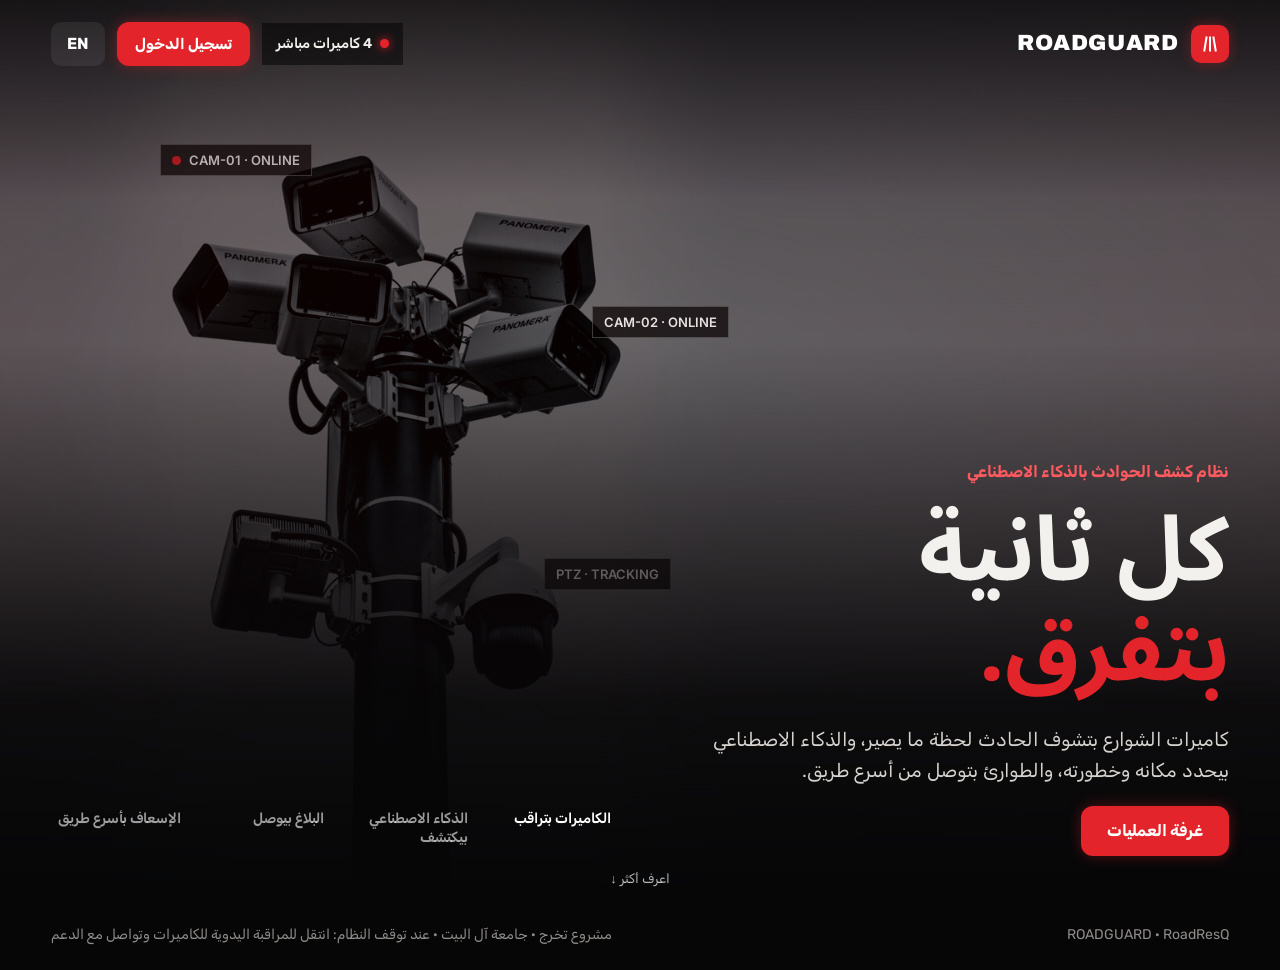
<file: roadresQ-team-main/roadresQ-team-main/index.html>
<!DOCTYPE html>
<html lang="ar" dir="rtl">
<head>
<meta charset="utf-8">
<meta name="viewport" content="width=device-width, initial-scale=1">
<title>ROADGUARD</title>

<link rel="preconnect" href="https://fonts.googleapis.com">
<link rel="stylesheet" href="vendor/leaflet/leaflet.css">

<link href="https://fonts.googleapis.com/css2?family=Archivo:wght@500;700;800;900&family=Inter:wght@400;500;600;700&family=Noto+Sans+Arabic:wght@500;700;800&family=Rubik:wght@400;500;600;700&display=swap" rel="stylesheet">

<link rel="stylesheet" href="css/style.css">
</head>

<body>

<!-- START SCREEN -->
<section id="start">

  <div class="hs">

    <div class="stage" id="stage">

      <div class="slide on" data-s="0">
        <img src="assets/img/s1.jpg" alt="" class="kb">
        <div class="ov">
          <div class="tag" style="left:20%;top:16%">
            <span class="dot blink"></span>CAM-01 · ONLINE
          </div>
          <div class="tag" style="left:47%;top:34%">CAM-02 · ONLINE</div>
          <div class="tag" style="left:44%;top:62%">PTZ · TRACKING</div>
        </div>
      </div>

      <div class="slide" data-s="1">
        <img src="assets/img/s2.jpg" alt="" class="kb">
        <div class="ov" id="tracks"></div>
      </div>

      <div class="slide" data-s="2">
        <img src="assets/img/s3.jpg" alt="" class="kb">
        <div class="ov">
          <div class="rbox below" style="left:36.5%;top:3%;width:62.5%;height:52%">
            <b data-t="ovCrash"></b>
          </div>
        </div>
      </div>

      <div class="slide" data-s="3">
        <img src="assets/img/s4.jpg" alt="" class="kb">
        <div class="ov">
          <div class="wbox" style="left:26.5%;top:46%;width:14%;height:26%">
            <b data-t="ovEta"></b>
          </div>
        </div>
      </div>

    </div>

    <div class="grade"></div>

    <!-- TOP BAR -->
    <div class="topbar">

      <a class="logo" href="#start">
        <i>
          <svg width="20" height="20" viewBox="0 0 24 24" fill="none"
            stroke="#fff" stroke-width="2.4" aria-hidden="true">
            <path d="M12 3v18M5 21l3-18M19 21l-3-18"/>
          </svg>
        </i>
        ROADGUARD
      </a>

      <div class="row" style="align-items:center;flex-wrap:nowrap">
        <span class="live">
          <span class="dot blink"></span>
          <span data-t="liveNow"></span>
        </span>

        <button class="btn small" type="button"
          data-login="staff" data-t="login"></button>

        <button class="lang" type="button" data-lang
          aria-label="Switch language">EN</button>
      </div>

    </div>

    <!-- HERO -->
    <div class="hero">

      <div class="hero-in">

        <div class="kicker">
          <span data-t="kicker"></span>
        </div>

        <h1>
          <span class="ln"><span data-t="h1a"></span></span>
          <span class="ln"><span class="red" data-t="h1b"></span></span>
        </h1>

        <p data-t="heroText"></p>

        <div class="row">
          <button class="btn" type="button"
            data-login="staff" data-t="enter"></button>
        </div>

      </div>

      <ol class="story" id="story">
        <li>
          <button type="button" data-go-s="0">
            <i><u></u></i>
            <span data-t="sy1"></span>
          </button>
        </li>

        <li>
          <button type="button" data-go-s="1">
            <i><u></u></i>
            <span data-t="sy2"></span>
          </button>
        </li>

        <li>
          <button type="button" data-go-s="2">
            <i><u></u></i>
            <span data-t="sy3"></span>
          </button>
        </li>

        <li>
          <button type="button" data-go-s="3">
            <i><u></u></i>
            <span data-t="sy4"></span>
          </button>
        </li>
      </ol>

    </div>

    <a class="scrollhint" href="#how" data-t="more"></a>

  </div>

  <footer>
    <span>ROADGUARD · RoadResQ</span>
    <span data-t="foot"></span>
  </footer>

</section>


<!-- STAFF LOGIN -->
<div class="modal hidden" id="login"
  role="dialog" aria-modal="true" aria-labelledby="loginT">

  <form class="mbox" id="loginForm">

    <div style="display:flex;justify-content:space-between;align-items:center;gap:12px">
      <h2 id="loginT" style="font-size:28px" data-t="login"></h2>

      <button type="button" class="x" id="closeLogin"
        aria-label="close">✕</button>
    </div>

    <div id="fStaff">

      <label>
        <span data-t="empId"></span>
        <input name="emp" required autocomplete="off" inputmode="numeric">
      </label>

      <label>
        <span data-t="pass"></span>
        <input name="pw" type="password" required autocomplete="off">
      </label>

    </div>

    <button class="btn" type="submit"
      style="width:100%" data-t="signIn"></button>

    <p class="note" data-t="loginDemo"></p>

  </form>

</div>


<!-- OPERATIONS APP -->
<div id="app" class="hidden">

  <header class="app">

    <a class="logo" href="#start">
      <i>
        <svg width="20" height="20" viewBox="0 0 24 24" fill="none"
          stroke="#fff" stroke-width="2.4" aria-hidden="true">
          <path d="M12 3v18M5 21l3-18M19 21l-3-18"/>
        </svg>
      </i>
      ROADGUARD
    </a>

    <nav class="tabs" aria-label="sections">
      <button type="button" data-tab="live" data-t="tLive"></button>
      <button type="button" data-tab="map" data-t="tMap"></button>
      <button type="button" data-tab="incidents" data-t="tInc"></button>
      <button type="button" data-tab="upload" data-t="tUp"></button>
    </nav>

    <div class="row" style="align-items:center;flex-wrap:nowrap">
      <span class="note" id="roleBadge"></span>

      <button class="lang" type="button"
        id="logout" data-t="logout"></button>

      <button class="lang" type="button"
        data-lang aria-label="Switch language">EN</button>
    </div>

  </header>


  <main>

    <!-- LIVE MONITORING -->
    <section id="v-live">

      <div class="title">
        <h2 data-t="liveTitle"></h2>
        <span class="note" data-t="demo"></span>
      </div>

      <div class="cams" id="cams"></div>

      <div class="grid2">

        <div class="panel">

          <div class="feed">

            <video id="feedVid"
              src="assets/video/cam01.mp4"
              autoplay muted loop playsinline preload="auto">
            </video>

            <div class="box">
              <b>CRASH · p=0.87</b>
            </div>

            <div class="hud" style="top:12px;right:12px">
              <span class="dot blink"></span>
              LIVE · CAM-01
            </div>

            <div class="hud" style="bottom:12px;left:12px" id="clock">
              --:--:--
            </div>

            <div class="hud" style="top:12px;left:12px">
              AI · <span data-t="aiOn"></span>
            </div>

          </div>

        </div>


        <div class="panel pad">

          <div style="display:flex;justify-content:space-between;align-items:flex-start;gap:12px">

            <div>
              <h3 style="font-size:26px" data-t="incType"></h3>
              <div class="note" style="margin-top:6px" data-t="incWhere"></div>
            </div>

            <span class="chip sev2" id="sevBadge" data-t="sev2"></span>

          </div>

          <div class="kv">

            <div>
              <span data-t="kTime"></span>
              <strong class="t">14:32:07</strong>
            </div>

            <div>
              <span data-t="kCam"></span>
              <strong>CAM-01</strong>
            </div>

            <div>
              <span data-t="kCars"></span>
              <strong id="carsVal">2</strong>
            </div>

            <div>
              <span data-t="kSpeed"></span>
              <strong data-t="speedVal"></strong>
            </div>

          </div>

          <strong data-t="unitsTitle"></strong>

          <div class="units" id="units"></div>

          <p class="note" id="quickAdvice" style="margin:10px 0 14px"></p>

          <button class="btn ghost" type="button"
            style="width:100%"
            data-go="map" data-t="showRoute"></button>

        </div>

      </div>

    </section>


    <!-- JORDAN MAP -->
    <section id="v-map" class="hidden">

      <div class="title">
        <h2 data-t="mapTitle"></h2>
        <span class="note" data-t="mapNote"></span>
      </div>

      <div class="grid2">

        <div class="mapwrap">
          <div id="map" role="region" aria-label="Jordan map"></div>
        </div>

        <div class="panel pad">

          <strong data-t="fromTitle"></strong>

          <div class="stations" id="stations"></div>

          <strong data-t="routesTitle"></strong>

          <div id="routes" style="margin-top:10px"></div>

          <button class="btn" type="button"
            id="goBtn" style="width:100%" data-t="startNav"></button>

          <div class="legend">

            <span>
              <svg width="28" height="8" aria-hidden="true">
                <line x1="0" y1="4" x2="28" y2="4"
                  stroke="#2FBF71" stroke-width="5"/>
              </svg>
              <span data-t="tr0"></span>
            </span>

            <span>
              <svg width="28" height="8" aria-hidden="true">
                <line x1="0" y1="4" x2="28" y2="4"
                  stroke="#F07A1A" stroke-width="5"
                  stroke-dasharray="7 4"/>
              </svg>
              <span data-t="tr1"></span>
            </span>

            <span>
              <svg width="28" height="8" aria-hidden="true">
                <line x1="0" y1="4" x2="28" y2="4"
                  stroke="#E3242B" stroke-width="5"
                  stroke-dasharray="3 3"/>
              </svg>
              <span data-t="tr2"></span>
            </span>

          </div>

        </div>

      </div>

    </section>


    <!-- INCIDENT RECORDS -->
    <section id="v-incidents" class="hidden">

      <div class="title">
        <h2 data-t="incTitle"></h2>
        <span class="note" data-t="demo"></span>
      </div>

      <div class="grid2">

        <div class="panel" style="overflow-x:auto">

          <table>
            <thead>
              <tr>
                <th data-t="thTime"></th>
                <th data-t="thPlace"></th>
                <th data-t="thType"></th>
                <th data-t="thSev"></th>
                <th class="hide-sm" data-t="thStatus"></th>
              </tr>
            </thead>

            <tbody id="incRows"></tbody>
          </table>

        </div>

        <div class="panel pad" id="incDetail"></div>

      </div>

    </section>


    <!-- VIDEO ANALYSIS -->
    <section id="v-upload" class="hidden">

      <div class="title">
        <h2 data-t="upTitle"></h2>
        <span class="note" data-t="demo"></span>
      </div>

      <div class="panel pad">

        <label class="drop" for="file">

          <svg width="44" height="44" viewBox="0 0 24 24"
            fill="none" stroke="#fff" stroke-width="1.6"
            aria-hidden="true">
            <path d="M12 16V4M6 10l6-6 6 6M4 20h16"/>
          </svg>

          <strong style="font-size:20px" data-t="upPick"></strong>

          <span class="note" data-t="upHint"></span>

          <span class="btn" data-t="upBtn"></span>

        </label>

        <input id="file" type="file"
          accept="video/*" class="hidden">

        <div id="upState" style="margin-top:20px"></div>

      </div>

    </section>

  </main>


  <footer>
    <span>ROADGUARD · RoadResQ</span>
    <span data-t="foot"></span>
  </footer>

</div>


<div id="toast" class="hidden" role="status"></div>

<script src="js/jordan-data.js"></script>
<script src="vendor/leaflet/leaflet.js"></script>
<script src="js/app.js"></script>

</body>
</html>
</file>
<file: roadresQ-team-main/roadresQ-team-main/vendor/leaflet/leaflet.css>
/* required styles */

.leaflet-pane,
.leaflet-tile,
.leaflet-marker-icon,
.leaflet-marker-shadow,
.leaflet-tile-container,
.leaflet-pane > svg,
.leaflet-pane > canvas,
.leaflet-zoom-box,
.leaflet-image-layer,
.leaflet-layer {
	position: absolute;
	left: 0;
	top: 0;
	}
.leaflet-container {
	overflow: hidden;
	}
.leaflet-tile,
.leaflet-marker-icon,
.leaflet-marker-shadow {
	-webkit-user-select: none;
	   -moz-user-select: none;
	        user-select: none;
	  -webkit-user-drag: none;
	}
/* Prevents IE11 from highlighting tiles in blue */
.leaflet-tile::selection {
	background: transparent;
}
/* Safari renders non-retina tile on retina better with this, but Chrome is worse */
.leaflet-safari .leaflet-tile {
	image-rendering: -webkit-optimize-contrast;
	}
/* hack that prevents hw layers "stretching" when loading new tiles */
.leaflet-safari .leaflet-tile-container {
	width: 1600px;
	height: 1600px;
	-webkit-transform-origin: 0 0;
	}
.leaflet-marker-icon,
.leaflet-marker-shadow {
	display: block;
	}
/* .leaflet-container svg: reset svg max-width decleration shipped in Joomla! (joomla.org) 3.x */
/* .leaflet-container img: map is broken in FF if you have max-width: 100% on tiles */
.leaflet-container .leaflet-overlay-pane svg {
	max-width: none !important;
	max-height: none !important;
	}
.leaflet-container .leaflet-marker-pane img,
.leaflet-container .leaflet-shadow-pane img,
.leaflet-container .leaflet-tile-pane img,
.leaflet-container img.leaflet-image-layer,
.leaflet-container .leaflet-tile {
	max-width: none !important;
	max-height: none !important;
	width: auto;
	padding: 0;
	}

.leaflet-container img.leaflet-tile {
	/* See: https://bugs.chromium.org/p/chromium/issues/detail?id=600120 */
	mix-blend-mode: plus-lighter;
}

.leaflet-container.leaflet-touch-zoom {
	-ms-touch-action: pan-x pan-y;
	touch-action: pan-x pan-y;
	}
.leaflet-container.leaflet-touch-drag {
	-ms-touch-action: pinch-zoom;
	/* Fallback for FF which doesn't support pinch-zoom */
	touch-action: none;
	touch-action: pinch-zoom;
}
.leaflet-container.leaflet-touch-drag.leaflet-touch-zoom {
	-ms-touch-action: none;
	touch-action: none;
}
.leaflet-container {
	-webkit-tap-highlight-color: transparent;
}
.leaflet-container a {
	-webkit-tap-highlight-color: rgba(51, 181, 229, 0.4);
}
.leaflet-tile {
	filter: inherit;
	visibility: hidden;
	}
.leaflet-tile-loaded {
	visibility: inherit;
	}
.leaflet-zoom-box {
	width: 0;
	height: 0;
	-moz-box-sizing: border-box;
	     box-sizing: border-box;
	z-index: 800;
	}
/* workaround for https://bugzilla.mozilla.org/show_bug.cgi?id=888319 */
.leaflet-overlay-pane svg {
	-moz-user-select: none;
	}

.leaflet-pane         { z-index: 400; }

.leaflet-tile-pane    { z-index: 200; }
.leaflet-overlay-pane { z-index: 400; }
.leaflet-shadow-pane  { z-index: 500; }
.leaflet-marker-pane  { z-index: 600; }
.leaflet-tooltip-pane   { z-index: 650; }
.leaflet-popup-pane   { z-index: 700; }

.leaflet-map-pane canvas { z-index: 100; }
.leaflet-map-pane svg    { z-index: 200; }

.leaflet-vml-shape {
	width: 1px;
	height: 1px;
	}
.lvml {
	behavior: url(#default#VML);
	display: inline-block;
	position: absolute;
	}


/* control positioning */

.leaflet-control {
	position: relative;
	z-index: 800;
	pointer-events: visiblePainted; /* IE 9-10 doesn't have auto */
	pointer-events: auto;
	}
.leaflet-top,
.leaflet-bottom {
	position: absolute;
	z-index: 1000;
	pointer-events: none;
	}
.leaflet-top {
	top: 0;
	}
.leaflet-right {
	right: 0;
	}
.leaflet-bottom {
	bottom: 0;
	}
.leaflet-left {
	left: 0;
	}
.leaflet-control {
	float: left;
	clear: both;
	}
.leaflet-right .leaflet-control {
	float: right;
	}
.leaflet-top .leaflet-control {
	margin-top: 10px;
	}
.leaflet-bottom .leaflet-control {
	margin-bottom: 10px;
	}
.leaflet-left .leaflet-control {
	margin-left: 10px;
	}
.leaflet-right .leaflet-control {
	margin-right: 10px;
	}


/* zoom and fade animations */

.leaflet-fade-anim .leaflet-popup {
	opacity: 0;
	-webkit-transition: opacity 0.2s linear;
	   -moz-transition: opacity 0.2s linear;
	        transition: opacity 0.2s linear;
	}
.leaflet-fade-anim .leaflet-map-pane .leaflet-popup {
	opacity: 1;
	}
.leaflet-zoom-animated {
	-webkit-transform-origin: 0 0;
	    -ms-transform-origin: 0 0;
	        transform-origin: 0 0;
	}
svg.leaflet-zoom-animated {
	will-change: transform;
}

.leaflet-zoom-anim .leaflet-zoom-animated {
	-webkit-transition: -webkit-transform 0.25s cubic-bezier(0,0,0.25,1);
	   -moz-transition:    -moz-transform 0.25s cubic-bezier(0,0,0.25,1);
	        transition:         transform 0.25s cubic-bezier(0,0,0.25,1);
	}
.leaflet-zoom-anim .leaflet-tile,
.leaflet-pan-anim .leaflet-tile {
	-webkit-transition: none;
	   -moz-transition: none;
	        transition: none;
	}

.leaflet-zoom-anim .leaflet-zoom-hide {
	visibility: hidden;
	}


/* cursors */

.leaflet-interactive {
	cursor: pointer;
	}
.leaflet-grab {
	cursor: -webkit-grab;
	cursor:    -moz-grab;
	cursor:         grab;
	}
.leaflet-crosshair,
.leaflet-crosshair .leaflet-interactive {
	cursor: crosshair;
	}
.leaflet-popup-pane,
.leaflet-control {
	cursor: auto;
	}
.leaflet-dragging .leaflet-grab,
.leaflet-dragging .leaflet-grab .leaflet-interactive,
.leaflet-dragging .leaflet-marker-draggable {
	cursor: move;
	cursor: -webkit-grabbing;
	cursor:    -moz-grabbing;
	cursor:         grabbing;
	}

/* marker & overlays interactivity */
.leaflet-marker-icon,
.leaflet-marker-shadow,
.leaflet-image-layer,
.leaflet-pane > svg path,
.leaflet-tile-container {
	pointer-events: none;
	}

.leaflet-marker-icon.leaflet-interactive,
.leaflet-image-layer.leaflet-interactive,
.leaflet-pane > svg path.leaflet-interactive,
svg.leaflet-image-layer.leaflet-interactive path {
	pointer-events: visiblePainted; /* IE 9-10 doesn't have auto */
	pointer-events: auto;
	}

/* visual tweaks */

.leaflet-container {
	background: #ddd;
	outline-offset: 1px;
	}
.leaflet-container a {
	color: #0078A8;
	}
.leaflet-zoom-box {
	border: 2px dotted #38f;
	background: rgba(255,255,255,0.5);
	}


/* general typography */
.leaflet-container {
	font-family: "Helvetica Neue", Arial, Helvetica, sans-serif;
	font-size: 12px;
	font-size: 0.75rem;
	line-height: 1.5;
	}


/* general toolbar styles */

.leaflet-bar {
	box-shadow: 0 1px 5px rgba(0,0,0,0.65);
	border-radius: 4px;
	}
.leaflet-bar a {
	background-color: #fff;
	border-bottom: 1px solid #ccc;
	width: 26px;
	height: 26px;
	line-height: 26px;
	display: block;
	text-align: center;
	text-decoration: none;
	color: black;
	}
.leaflet-bar a,
.leaflet-control-layers-toggle {
	background-position: 50% 50%;
	background-repeat: no-repeat;
	display: block;
	}
.leaflet-bar a:hover,
.leaflet-bar a:focus {
	background-color: #f4f4f4;
	}
.leaflet-bar a:first-child {
	border-top-left-radius: 4px;
	border-top-right-radius: 4px;
	}
.leaflet-bar a:last-child {
	border-bottom-left-radius: 4px;
	border-bottom-right-radius: 4px;
	border-bottom: none;
	}
.leaflet-bar a.leaflet-disabled {
	cursor: default;
	background-color: #f4f4f4;
	color: #bbb;
	}

.leaflet-touch .leaflet-bar a {
	width: 30px;
	height: 30px;
	line-height: 30px;
	}
.leaflet-touch .leaflet-bar a:first-child {
	border-top-left-radius: 2px;
	border-top-right-radius: 2px;
	}
.leaflet-touch .leaflet-bar a:last-child {
	border-bottom-left-radius: 2px;
	border-bottom-right-radius: 2px;
	}

/* zoom control */

.leaflet-control-zoom-in,
.leaflet-control-zoom-out {
	font: bold 18px 'Lucida Console', Monaco, monospace;
	text-indent: 1px;
	}

.leaflet-touch .leaflet-control-zoom-in, .leaflet-touch .leaflet-control-zoom-out  {
	font-size: 22px;
	}


/* layers control */

.leaflet-control-layers {
	box-shadow: 0 1px 5px rgba(0,0,0,0.4);
	background: #fff;
	border-radius: 5px;
	}
.leaflet-control-layers-toggle {
	background-image: url(images/layers.png);
	width: 36px;
	height: 36px;
	}
.leaflet-retina .leaflet-control-layers-toggle {
	background-image: url(images/layers-2x.png);
	background-size: 26px 26px;
	}
.leaflet-touch .leaflet-control-layers-toggle {
	width: 44px;
	height: 44px;
	}
.leaflet-control-layers .leaflet-control-layers-list,
.leaflet-control-layers-expanded .leaflet-control-layers-toggle {
	display: none;
	}
.leaflet-control-layers-expanded .leaflet-control-layers-list {
	display: block;
	position: relative;
	}
.leaflet-control-layers-expanded {
	padding: 6px 10px 6px 6px;
	color: #333;
	background: #fff;
	}
.leaflet-control-layers-scrollbar {
	overflow-y: scroll;
	overflow-x: hidden;
	padding-right: 5px;
	}
.leaflet-control-layers-selector {
	margin-top: 2px;
	position: relative;
	top: 1px;
	}
.leaflet-control-layers label {
	display: block;
	font-size: 13px;
	font-size: 1.08333em;
	}
.leaflet-control-layers-separator {
	height: 0;
	border-top: 1px solid #ddd;
	margin: 5px -10px 5px -6px;
	}

/* Default icon URLs */
.leaflet-default-icon-path { /* used only in path-guessing heuristic, see L.Icon.Default */
	background-image: url(images/marker-icon.png);
	}


/* attribution and scale controls */

.leaflet-container .leaflet-control-attribution {
	background: #fff;
	background: rgba(255, 255, 255, 0.8);
	margin: 0;
	}
.leaflet-control-attribution,
.leaflet-control-scale-line {
	padding: 0 5px;
	color: #333;
	line-height: 1.4;
	}
.leaflet-control-attribution a {
	text-decoration: none;
	}
.leaflet-control-attribution a:hover,
.leaflet-control-attribution a:focus {
	text-decoration: underline;
	}
.leaflet-attribution-flag {
	display: inline !important;
	vertical-align: baseline !important;
	width: 1em;
	height: 0.6669em;
	}
.leaflet-left .leaflet-control-scale {
	margin-left: 5px;
	}
.leaflet-bottom .leaflet-control-scale {
	margin-bottom: 5px;
	}
.leaflet-control-scale-line {
	border: 2px solid #777;
	border-top: none;
	line-height: 1.1;
	padding: 2px 5px 1px;
	white-space: nowrap;
	-moz-box-sizing: border-box;
	     box-sizing: border-box;
	background: rgba(255, 255, 255, 0.8);
	text-shadow: 1px 1px #fff;
	}
.leaflet-control-scale-line:not(:first-child) {
	border-top: 2px solid #777;
	border-bottom: none;
	margin-top: -2px;
	}
.leaflet-control-scale-line:not(:first-child):not(:last-child) {
	border-bottom: 2px solid #777;
	}

.leaflet-touch .leaflet-control-attribution,
.leaflet-touch .leaflet-control-layers,
.leaflet-touch .leaflet-bar {
	box-shadow: none;
	}
.leaflet-touch .leaflet-control-layers,
.leaflet-touch .leaflet-bar {
	border: 2px solid rgba(0,0,0,0.2);
	background-clip: padding-box;
	}


/* popup */

.leaflet-popup {
	position: absolute;
	text-align: center;
	margin-bottom: 20px;
	}
.leaflet-popup-content-wrapper {
	padding: 1px;
	text-align: left;
	border-radius: 12px;
	}
.leaflet-popup-content {
	margin: 13px 24px 13px 20px;
	line-height: 1.3;
	font-size: 13px;
	font-size: 1.08333em;
	min-height: 1px;
	}
.leaflet-popup-content p {
	margin: 17px 0;
	margin: 1.3em 0;
	}
.leaflet-popup-tip-container {
	width: 40px;
	height: 20px;
	position: absolute;
	left: 50%;
	margin-top: -1px;
	margin-left: -20px;
	overflow: hidden;
	pointer-events: none;
	}
.leaflet-popup-tip {
	width: 17px;
	height: 17px;
	padding: 1px;

	margin: -10px auto 0;
	pointer-events: auto;

	-webkit-transform: rotate(45deg);
	   -moz-transform: rotate(45deg);
	    -ms-transform: rotate(45deg);
	        transform: rotate(45deg);
	}
.leaflet-popup-content-wrapper,
.leaflet-popup-tip {
	background: white;
	color: #333;
	box-shadow: 0 3px 14px rgba(0,0,0,0.4);
	}
.leaflet-container a.leaflet-popup-close-button {
	position: absolute;
	top: 0;
	right: 0;
	border: none;
	text-align: center;
	width: 24px;
	height: 24px;
	font: 16px/24px Tahoma, Verdana, sans-serif;
	color: #757575;
	text-decoration: none;
	background: transparent;
	}
.leaflet-container a.leaflet-popup-close-button:hover,
.leaflet-container a.leaflet-popup-close-button:focus {
	color: #585858;
	}
.leaflet-popup-scrolled {
	overflow: auto;
	}

.leaflet-oldie .leaflet-popup-content-wrapper {
	-ms-zoom: 1;
	}
.leaflet-oldie .leaflet-popup-tip {
	width: 24px;
	margin: 0 auto;

	-ms-filter: "progid:DXImageTransform.Microsoft.Matrix(M11=0.70710678, M12=0.70710678, M21=-0.70710678, M22=0.70710678)";
	filter: progid:DXImageTransform.Microsoft.Matrix(M11=0.70710678, M12=0.70710678, M21=-0.70710678, M22=0.70710678);
	}

.leaflet-oldie .leaflet-control-zoom,
.leaflet-oldie .leaflet-control-layers,
.leaflet-oldie .leaflet-popup-content-wrapper,
.leaflet-oldie .leaflet-popup-tip {
	border: 1px solid #999;
	}


/* div icon */

.leaflet-div-icon {
	background: #fff;
	border: 1px solid #666;
	}


/* Tooltip */
/* Base styles for the element that has a tooltip */
.leaflet-tooltip {
	position: absolute;
	padding: 6px;
	background-color: #fff;
	border: 1px solid #fff;
	border-radius: 3px;
	color: #222;
	white-space: nowrap;
	-webkit-user-select: none;
	-moz-user-select: none;
	-ms-user-select: none;
	user-select: none;
	pointer-events: none;
	box-shadow: 0 1px 3px rgba(0,0,0,0.4);
	}
.leaflet-tooltip.leaflet-interactive {
	cursor: pointer;
	pointer-events: auto;
	}
.leaflet-tooltip-top:before,
.leaflet-tooltip-bottom:before,
.leaflet-tooltip-left:before,
.leaflet-tooltip-right:before {
	position: absolute;
	pointer-events: none;
	border: 6px solid transparent;
	background: transparent;
	content: "";
	}

/* Directions */

.leaflet-tooltip-bottom {
	margin-top: 6px;
}
.leaflet-tooltip-top {
	margin-top: -6px;
}
.leaflet-tooltip-bottom:before,
.leaflet-tooltip-top:before {
	left: 50%;
	margin-left: -6px;
	}
.leaflet-tooltip-top:before {
	bottom: 0;
	margin-bottom: -12px;
	border-top-color: #fff;
	}
.leaflet-tooltip-bottom:before {
	top: 0;
	margin-top: -12px;
	margin-left: -6px;
	border-bottom-color: #fff;
	}
.leaflet-tooltip-left {
	margin-left: -6px;
}
.leaflet-tooltip-right {
	margin-left: 6px;
}
.leaflet-tooltip-left:before,
.leaflet-tooltip-right:before {
	top: 50%;
	margin-top: -6px;
	}
.leaflet-tooltip-left:before {
	right: 0;
	margin-right: -12px;
	border-left-color: #fff;
	}
.leaflet-tooltip-right:before {
	left: 0;
	margin-left: -12px;
	border-right-color: #fff;
	}

/* Printing */

@media print {
	/* Prevent printers from removing background-images of controls. */
	.leaflet-control {
		-webkit-print-color-adjust: exact;
		print-color-adjust: exact;
		}
	}
</file>
<file: roadresQ-team-main/roadresQ-team-main/css/style.css>
/* VOICE: urgent, calm, official — an emergency service, not a startup.
   IDEA: the operator's wall: a night street seen by a camera, then the control room.
   PICTURE: drawn night crash scene with a CCTV camera and the AI detection box.
   COLOUR and TYPE: near-black, signal red, warm white; Noto Kufi Arabic + IBM Plex Arabic / Archivo + Inter.
   LAYOUT: full-screen start, then one app with tabs: live, map, incidents, upload. */
:root{color-scheme:dark;--bg:#0B0B0C;--panel:#141416;--panel2:#1B1B1E;--line:#2B2B30;--ink:#F3F1EE;--muted:#A8A5A1;--red:#E3242B;--red2:#FF5A5F;--orange:#F07A1A;--yellow:#F5C842;--green:#2FBF71}
html[lang=ar]{--fh:'Segoe UI','Noto Sans Arabic',Tahoma,sans-serif;--fb:'Rubik',sans-serif}
html[lang=ar] h1,html[lang=ar] h2,html[lang=ar] h3{font-weight:700;letter-spacing:0}
html[lang=en]{--fh:'Archivo',sans-serif;--fb:'Inter',sans-serif}
*{box-sizing:border-box;min-width:0}
body{margin:0;background:var(--bg);color:var(--ink);font:16px/1.6 var(--fb);overflow-x:clip}
h1,h2,h3{font-family:var(--fh);margin:0;line-height:1.1;text-wrap:balance}
button,input{font:inherit}
svg{direction:ltr}
button{cursor:pointer}
:focus-visible{outline:3px solid var(--yellow);outline-offset:2px}
.btn{display:inline-flex;align-items:center;justify-content:center;gap:10px;min-height:50px;padding:0 26px;border:0;font-weight:700;font-size:16px;text-decoration:none;color:#fff;background:var(--red)}
.btn:hover{background:#c81e24}
.btn.ghost{background:transparent;border:1.5px solid #fff}
.btn.ghost:hover{background:#ffffff14}
.btn.light{background:var(--panel2);border:1px solid var(--line)}
.chip{display:inline-flex;align-items:center;gap:8px;padding:5px 12px;font-size:13px;font-weight:700;white-space:nowrap}
.sev3{background:var(--red);color:#fff}.sev2{background:var(--orange);color:#111}.sev1{background:var(--yellow);color:#111}
.dot{width:9px;height:9px;border-radius:50%;background:var(--red);display:inline-block}
.blink{animation:blink 1s steps(2,start) infinite}
@keyframes blink{50%{opacity:.15}}
.lang{background:transparent;color:#fff;border:1.5px solid #ffffff66;min-height:44px;padding:0 16px;font-weight:700}
.lang:hover{border-color:#fff}
.hidden{display:none !important}
.row{display:flex;gap:12px;flex-wrap:wrap}

/* start */
#start{background:#060607}
.hs{position:relative;height:100vh;min-height:640px;display:flex;flex-direction:column;overflow:hidden;isolation:isolate}
.scrollhint{position:absolute;bottom:10px;left:50%;transform:translateX(-50%);color:#ffffffb3;font-size:13px;text-decoration:none;animation:bob 1.8s ease-in-out infinite}
@keyframes bob{50%{transform:translate(-50%,5px)}}
.btn.small{min-height:44px;padding:0 18px;font-size:15px}
.land .band{padding:clamp(56px,8vw,110px) max(5vw,16px)}
.land h2{font-size:clamp(32px,4.2vw,52px);font-weight:900;margin-bottom:14px}
.lead{margin:0 0 36px;font-size:19px;color:var(--muted);max-width:680px}
.g4{display:grid;grid-template-columns:repeat(4,minmax(0,1fr));gap:18px}
.g3{display:grid;grid-template-columns:repeat(3,minmax(0,1fr));gap:18px}
.g2{display:grid;grid-template-columns:repeat(2,minmax(0,1fr));gap:20px;margin-top:30px}
.step{border-top:2px solid #fff;padding-top:20px;display:flex;flex-direction:column;gap:10px}
.step svg{color:var(--red)}.step h3{font-size:22px}.step p{margin:0;color:var(--muted)}
.who{background:#fff;border:1px solid #DDD9D2;padding:32px;display:flex;flex-direction:column;gap:16px;align-items:flex-start}
.who.dark{background:#111;color:#fff;border-color:#111}
.who h3{font-size:28px}
.ticks{margin:0;padding:0;list-style:none;display:flex;flex-direction:column;gap:10px;font-size:17px}
.ticks li{display:flex;gap:10px}.ticks li::before{content:"";flex:none;width:10px;height:10px;margin-top:9px;background:var(--red)}
.why{background:var(--panel);border:1px solid var(--line);padding:24px;display:flex;flex-direction:column;gap:8px}
.why h3{font-size:20px}.why p{margin:0;color:var(--muted)}
.cta{text-align:center;background:var(--red)}.cta h2{margin-bottom:26px}.cta .btn{background:#111}.cta .btn.ghost{background:transparent}
.modal{position:fixed;inset:0;z-index:20;background:#000000b3;display:grid;place-items:center;padding:16px}
.mbox{width:min(460px,100%);background:var(--panel);border:1px solid var(--line);padding:28px;display:flex;flex-direction:column;gap:16px}
.mbox label{display:flex;flex-direction:column;gap:6px;font-weight:600;font-size:14px}
input,textarea{width:100%;min-height:48px;padding:10px 14px;background:#0B0B0C;border:1.5px solid var(--line);color:var(--ink);font-size:16px}
textarea{min-height:90px;resize:vertical}
.x{background:none;border:0;color:#fff;font-size:20px;min-width:44px;min-height:44px}
.seg{display:grid;grid-template-columns:repeat(2,minmax(0,1fr));border:1.5px solid var(--line)}
.seg button{min-height:46px;background:none;border:0;color:var(--muted);font-weight:700}
.seg button[aria-selected=true]{background:var(--red);color:#fff}
.drop.small{padding:22px 16px;margin:10px 0}
.rprev{margin-top:10px;max-height:240px;overflow:hidden;background:#000}.rprev img,.rprev video{width:100%;max-height:240px;object-fit:contain;display:block}
.loc{display:flex;gap:10px;align-items:center;margin-top:10px;padding:12px 14px;background:var(--panel2);border:1px solid var(--line)}
.track{list-style:none;margin:16px 0 0;padding:0;display:flex;flex-direction:column}
.track li{display:grid;grid-template-columns:28px minmax(0,1fr);gap:12px;padding-bottom:18px;position:relative;color:var(--muted)}
.track li::before{content:"";width:16px;height:16px;border-radius:50%;border:2px solid #555;margin-top:4px;background:var(--panel)}
.track li::after{content:"";position:absolute;inset-inline-start:7px;top:24px;bottom:0;width:2px;background:#333}
.track li:last-child::after{display:none}
.track li.ok{color:var(--ink)}.track li.ok::before{background:var(--green);border-color:var(--green)}
.track li.now::before{background:var(--red);border-color:var(--red)}
.track small{display:block;color:var(--muted)}
.aid{margin-top:8px;padding:18px;background:var(--panel2);border-inline-start:0}
.aid ul{margin:8px 0 0;padding-inline-start:20px;color:var(--muted)}
@media (max-width:900px){.g4{grid-template-columns:repeat(2,minmax(0,1fr))}.g3,.g2{grid-template-columns:minmax(0,1fr)}}
@media (max-width:520px){.g4{grid-template-columns:minmax(0,1fr)}}
.stage{position:absolute;left:50%;top:50%;width:max(100vw,177.78vh);height:max(100vh,56.25vw);min-height:640px;min-width:1138px;transform:translate(calc(-50% + var(--mx,0px)),calc(-50% + var(--my,0px)));transition:transform .6s ease-out;z-index:-2;direction:ltr}
.slide{position:absolute;inset:0;opacity:0;transition:opacity 1.2s ease;overflow:hidden}
.slide.on{opacity:1}
.slide img{width:100%;height:100%;object-fit:cover;display:block;filter:brightness(.5) contrast(1.12) saturate(.75)}
.slide[data-s="3"] img{filter:brightness(.9) contrast(1.1)}
.slide.on .kb{animation:kb 7.5s ease-out forwards}
@keyframes kb{from{transform:scale(1.12)}to{transform:scale(1.0)}}
.ov{position:absolute;inset:0}
.ov>*{opacity:0;transform:scale(1.06);transition:opacity .5s ease,transform .5s ease}
.slide.on .ov>*{opacity:1;transform:none}
.slide.on .ov>*:nth-child(2){transition-delay:.25s}.slide.on .ov>*:nth-child(3){transition-delay:.5s}
.tag{position:absolute;background:#000000b3;border:1px solid #ffffff40;color:#fff;font:600 13px 'Inter',sans-serif;padding:7px 11px;display:flex;gap:8px;align-items:center;white-space:nowrap}
.tbox{position:absolute;border:1.5px solid #ffffffcc}
.tbox b{position:absolute;bottom:100%;left:-1.5px;background:#ffffffe6;color:#111;font:700 11px 'Inter',sans-serif;padding:2px 6px;white-space:nowrap}
.rbox,.wbox{position:absolute;border:3px solid var(--red);box-shadow:0 0 0 1px #0006,0 0 40px #e3242b66}
.rbox b,.wbox b{position:absolute;bottom:calc(100% + 0px);left:-3px;background:var(--red);color:#fff;font:700 15px var(--fb);padding:7px 12px;white-space:nowrap}
.rbox.below b{top:100%;bottom:auto}
.wbox{border-color:#fff;box-shadow:0 0 30px #3d7bff88}.wbox b{background:#fff;color:#111}
.slide.on .rbox{animation:pulse 1.4s ease-in-out .8s infinite}
@keyframes pulse{50%{box-shadow:0 0 0 1px #0006,0 0 70px #e3242bcc}}
.grade{position:absolute;inset:0;z-index:-1;background:linear-gradient(to top,#060607 0%,#060607e6 22%,#06060700 62%),linear-gradient(to bottom,#060607b3,#06060700 22%),radial-gradient(120% 80% at 50% 40%,#3b06081a,#3b060866)}
.topbar{position:relative;display:flex;justify-content:space-between;align-items:center;gap:16px;padding:22px max(4vw,16px);flex-wrap:wrap}
.logo{display:flex;align-items:center;gap:12px;font-family:'Archivo',sans-serif;font-weight:900;font-size:22px;letter-spacing:.03em;color:#fff;text-decoration:none}
.logo i{width:38px;height:38px;background:var(--red);display:grid;place-items:center}
.live{white-space:nowrap;display:flex;align-items:center;gap:8px;font-weight:600;font-size:14px;background:#00000080;padding:10px 14px}
.hero{position:relative;margin-top:auto;display:flex;justify-content:space-between;align-items:flex-end;gap:40px;padding:0 max(4vw,16px) 44px;flex-wrap:wrap}
.hero-in{max-width:700px;display:flex;flex-direction:column;gap:20px}
.kicker{color:var(--red2);font-weight:700;font-size:16px}
.hero h1{font-size:clamp(50px,7vw,108px);font-weight:900;line-height:1.04}
.hero h1 .ln{display:block;overflow:hidden;padding-bottom:.08em}
.hero h1 .ln>span{display:inline-block;animation:up .9s cubic-bezier(.2,.7,.2,1) both}
.hero h1 .ln+.ln>span{animation-delay:.15s}
.red{color:var(--red)}
@keyframes up{from{transform:translateY(105%)}to{transform:none}}
.hero p{margin:0;font-size:19px;color:#D6D3CF;max-width:560px;animation:fade 1s .4s both}
.hero .row{animation:fade 1s .6s both}
@keyframes fade{from{opacity:0;transform:translateY(14px)}to{opacity:1;transform:none}}
.story{list-style:none;margin:0;padding:0;display:grid;grid-template-columns:repeat(4,minmax(0,1fr));gap:14px;width:min(560px,100%)}
.story button{width:100%;background:none;border:0;color:#ffffff99;text-align:start;padding:8px 0;display:flex;flex-direction:column;gap:10px;font-weight:600;font-size:14px;line-height:1.35;min-height:44px}
.story button:hover,.story .cur button{color:#fff}
.story i{display:block;height:3px;background:#ffffff33}
.story u{display:block;height:3px;width:0;background:var(--red);text-decoration:none}
.story .done u{width:100%;background:#fff}
.story .cur u{animation:fill 6.5s linear forwards}
@keyframes fill{to{width:100%}}
/* app */
header.app{position:sticky;top:0;z-index:5;display:flex;align-items:center;justify-content:space-between;gap:16px;padding:12px max(4vw,16px);background:#0B0B0Cf2;border-bottom:1px solid var(--line);flex-wrap:wrap}
nav.tabs{display:flex;gap:4px;flex-wrap:wrap}
nav.tabs button{background:transparent;border:0;color:var(--muted);min-height:44px;padding:0 16px;font-weight:600}
nav.tabs button[aria-current=true]{color:#fff;box-shadow:inset 0 -3px 0 var(--red)}
main{padding:28px max(4vw,16px) 60px;max-width:1440px;margin:0 auto}
.panel{background:var(--panel);border:1px solid var(--line)}
.grid2{display:grid;grid-template-columns:minmax(0,1.55fr) minmax(0,1fr);gap:20px}
.title{display:flex;justify-content:space-between;align-items:flex-end;gap:16px;flex-wrap:wrap;margin-bottom:22px}
.title h2{font-size:clamp(28px,3.2vw,42px);font-weight:800}
.note{color:var(--muted);font-size:13px}
.feed{position:relative;aspect-ratio:1210/720;background:#000;overflow:hidden}
.feed img,.feed video{width:100%;height:100%;object-fit:cover;display:block;background:#000}
.cams{display:grid;grid-template-columns:repeat(4,minmax(0,1fr));gap:10px;margin-bottom:16px}
.cam{display:flex;align-items:center;gap:10px;min-height:56px;padding:10px 14px;background:var(--panel);border:1.5px solid var(--line);color:var(--ink);text-align:start;font-weight:600}
.cam[aria-pressed=true]{border-color:var(--red)}
.cam small{display:block;color:var(--muted);font-weight:500;font-size:12px}
.cam .dot{flex:none}.cam .off{background:#555}
.media{position:relative;aspect-ratio:16/9;background:#000;margin:16px 0 10px}
.media video,.media img{position:absolute;inset:0;width:100%;height:100%;object-fit:cover}
.media .hud{z-index:2}
.mbtns{display:flex;gap:8px;flex-wrap:wrap}
.mbtns .btn{min-height:44px;padding:0 16px;font-size:14px}
@media (max-width:640px){.cams{grid-template-columns:repeat(2,minmax(0,1fr))}}
.hud{position:absolute;background:#000000b3;padding:6px 11px;font:600 12px 'Inter',sans-serif;direction:ltr;display:flex;gap:8px;align-items:center}
.box{position:absolute;left:23%;top:31%;width:12%;height:18%;border:3px solid var(--red)}
.box b{position:absolute;bottom:100%;left:-3px;background:var(--red);color:#fff;font:700 12px 'Inter',sans-serif;padding:4px 8px;white-space:nowrap;direction:ltr}
.pad{padding:22px}
.kv{display:grid;grid-template-columns:repeat(2,minmax(0,1fr));gap:14px 18px;margin:18px 0}
.kv span{display:block;color:var(--muted);font-size:13px}
.kv strong{font-weight:600}
.units{display:flex;gap:8px;flex-wrap:wrap;margin:10px 0 18px}
.unit{display:flex;align-items:center;gap:8px;min-height:44px;padding:0 14px;border:1.5px solid var(--line);background:var(--panel2);color:var(--ink);font-weight:600}
.unit[aria-pressed=true]{border-color:#fff;background:#ffffff12}
.unit[aria-pressed=false]{color:var(--muted)}
.fig{position:relative;height:170px}
.fig svg{position:absolute;inset:0;width:100%;height:100%}
.levels{display:grid;grid-template-columns:repeat(3,minmax(0,1fr));gap:14px;margin-top:20px}
.levels .panel{padding:18px;display:flex;flex-direction:column;gap:8px}
.levels p{margin:0;color:var(--muted);font-size:15px}

.mapwrap{position:relative;background:#101012;border:1px solid var(--line)}
#map{height:clamp(440px,64vh,660px);background:#0d0d0f;direction:ltr;font-family:var(--fb)}
.leaflet-container{background:#0d0d0f}
.lab{color:#8d8a86;font-size:12px;white-space:nowrap;text-shadow:0 0 3px #000}
.lab.city{color:#E9E6E1;font-size:13px;font-weight:600}
.lab.gov{color:#5d5a57;font-size:11px;letter-spacing:.02em}
.pin{display:grid;place-items:center;width:34px;height:34px;border-radius:50%;background:#2c2c31;border:2px solid #fff}
.pin.on{background:#fff}.pin svg{width:18px;height:18px}
.inc{width:22px;height:22px;border-radius:50%;background:#E3242B;border:4px solid #fff;box-shadow:0 0 0 10px #e3242b40}
.leaflet-tooltip.tip{background:#111;color:#fff;border:1px solid #333;font-weight:600}
.leaflet-tooltip.tip:before{display:none}
.leaflet-control-attribution{background:#000a !important;color:#999 !important}.leaflet-control-attribution a{color:#ccc !important}
.stations{display:grid;grid-template-columns:repeat(3,minmax(0,1fr));gap:8px;margin:12px 0 18px}
.stations button{min-height:48px;background:var(--panel2);border:1.5px solid var(--line);color:var(--ink);font-weight:600}
.stations button[aria-pressed=true]{border-color:var(--red);background:#e3242b1f}
.route{width:100%;text-align:start;display:grid;grid-template-columns:auto minmax(0,1fr) auto;gap:14px;align-items:center;padding:14px;margin-bottom:10px;background:var(--panel2);border:1.5px solid var(--line);color:var(--ink)}
.route[aria-pressed=true]{border-color:#fff}
.route .eta{font:800 26px var(--fh);white-space:nowrap}
.route small{color:var(--muted)}
.bar{height:6px;background:#2a2a2e;margin-top:6px}.bar i{display:block;height:6px}
.legend{display:flex;gap:16px;flex-wrap:wrap;font-size:13px;color:var(--muted);margin-top:14px}
.legend span{display:flex;align-items:center;gap:6px}

table{width:100%;border-collapse:collapse}
th,td{text-align:start;padding:14px 12px;border-bottom:1px solid var(--line)}
th{color:var(--muted);font-weight:600;font-size:13px}
tbody tr{cursor:pointer}
tbody tr:hover,tbody tr[aria-selected=true]{background:#ffffff0d}
td.t{white-space:nowrap;font-family:'Inter',sans-serif}
.drop{border:2px dashed #ffffff40;padding:48px 20px;text-align:center;display:flex;flex-direction:column;align-items:center;gap:14px}
.prog{height:8px;background:#2a2a2e;width:min(420px,100%)}.prog i{display:block;height:8px;width:0;background:var(--red);transition:width .2s}
#toast{position:fixed;bottom:20px;inset-inline-end:20px;z-index:9;background:#fff;color:#111;padding:14px 18px;font-weight:600;max-width:min(380px,calc(100vw - 40px));box-shadow:0 10px 30px #0008}
footer{border-top:1px solid var(--line);padding:24px max(4vw,16px);display:flex;justify-content:space-between;gap:12px;flex-wrap:wrap;color:var(--muted);font-size:14px}
@media (max-width:900px){.grid2{grid-template-columns:minmax(0,1fr)}.levels{grid-template-columns:minmax(0,1fr)}}
@media (max-width:640px){.ov .tag{display:none}.story{grid-template-columns:repeat(4,minmax(0,1fr));gap:8px}.story span{display:none}.live{display:none}.hide-sm{display:none}}
@media (prefers-reduced-motion:reduce){.blink,.kb,.rbox,.hero h1 .ln>span,.hero p,.hero .row{animation:none !important}.story .cur u{animation:none;width:100%}}

/* polish: borderless surfaces, soft glow on red */
:root{--glow:0 0 22px rgba(227,36,43,.45),0 0 2px rgba(227,36,43,.9);--glowS:0 0 14px rgba(227,36,43,.35)}
.panel{border:0;border-radius:18px;background:linear-gradient(180deg,#161619,#111113);box-shadow:0 1px 0 #ffffff08 inset,0 20px 40px #0006}
.grid2>.panel:first-child{overflow:hidden}
.feed{border-radius:18px 18px 0 0}
header.app{border-bottom:0;box-shadow:0 10px 30px #0008;backdrop-filter:blur(10px);background:#0b0b0cd9}
footer{border-top:0;opacity:.85}
.btn{border-radius:12px;transition:box-shadow .25s,background .25s,transform .15s}
.btn:not(.light):not(.ghost){box-shadow:var(--glowS)}
.btn:not(.light):not(.ghost):hover{box-shadow:var(--glow);background:#ef2b33}
.btn:active{transform:translateY(1px)}
.btn.light{border:0;background:#ffffff12}.btn.light:hover{background:#ffffff1f}
.btn.ghost{border:0;background:#ffffff14;backdrop-filter:blur(6px)}.btn.ghost:hover{background:#ffffff24}
.lang{border:0;background:#ffffff12;border-radius:10px}.lang:hover{background:#ffffff22}
.chip{border-radius:999px}.chip.sev3{box-shadow:var(--glowS)}
.cam{border:0;border-radius:14px;background:linear-gradient(180deg,#161619,#121214);transition:box-shadow .25s,background .25s}
.cam:hover{background:#1b1b1f}
.cam[aria-pressed=true]{box-shadow:0 0 0 1px rgba(227,36,43,.55),0 0 26px rgba(227,36,43,.25);background:linear-gradient(180deg,#1d1416,#141214)}
.cam .dot:not(.off){box-shadow:0 0 10px #E3242B}
.unit{border:0;border-radius:12px;background:#ffffff0d}
.unit[aria-pressed=true]{background:#ffffff1c;border:0;box-shadow:0 0 0 1px #ffffff40 inset}
.stations button{border:0;border-radius:12px;background:#ffffff0d}
.stations button[aria-pressed=true]{background:rgba(227,36,43,.16);box-shadow:0 0 0 1px rgba(227,36,43,.6) inset,var(--glowS)}
.route{border:0;border-radius:14px;background:#ffffff0a}
.route[aria-pressed=true]{background:#ffffff14;box-shadow:0 0 0 1px #ffffff33 inset}
.mapwrap{border:0;border-radius:18px;overflow:hidden;box-shadow:0 20px 40px #0006}
.box{border:2px solid #ff3b40;border-radius:8px;box-shadow:0 0 18px rgba(255,59,64,.65),inset 0 0 18px rgba(255,59,64,.25)}
.box b{border-radius:6px;left:0;bottom:calc(100% + 6px);box-shadow:var(--glowS)}
.rbox{border-width:2px;border-radius:10px}.rbox b,.wbox b{border-radius:8px}
.hud{border-radius:10px;background:#0009;backdrop-filter:blur(8px)}
.hud .dot,.live .dot{box-shadow:0 0 10px #E3242B}
#prob path[stroke]{filter:drop-shadow(0 0 6px rgba(227,36,43,.8))}
th,td{border-bottom:1px solid #ffffff08}
tbody tr{transition:background .2s}tbody tr[aria-selected=true]{background:#ffffff0f;box-shadow:inset 3px 0 0 #E3242B}
html[dir=rtl] tbody tr[aria-selected=true]{box-shadow:inset -3px 0 0 #E3242B}
input,textarea{border:0;border-radius:12px;background:#0d0d0f;box-shadow:0 0 0 1px #ffffff12 inset}
input:focus,textarea:focus{outline:0;box-shadow:0 0 0 1px rgba(227,36,43,.7) inset,var(--glowS)}
.drop{border:1.5px dashed #ffffff26;border-radius:16px}
.loc{border:0;border-radius:12px;background:#ffffff0a}
.mbox{border:0;border-radius:20px;box-shadow:0 30px 80px #000c}
.seg{border:0;border-radius:12px;background:#ffffff0d;overflow:hidden}.seg button[aria-selected=true]{box-shadow:var(--glowS)}
.why{border:0;border-radius:16px;background:linear-gradient(180deg,#161619,#111113)}
.who{border:0;border-radius:20px}
.media{border-radius:14px;overflow:hidden}
.aid{border-radius:14px}
.levels .panel{border-radius:16px}
.story u{box-shadow:0 0 10px #E3242B}
.logo i{border-radius:10px;box-shadow:var(--glowS)}
nav.tabs button[aria-current=true]{box-shadow:inset 0 -2px 0 #E3242B,0 8px 14px -10px rgba(227,36,43,.9)}

/* blend: no boxes, spacing only */
.panel,.levels .panel,.why{background:transparent !important;box-shadow:none !important;border-radius:0}
.panel.pad{padding:8px 4px}
.grid2{gap:40px}
.feed{border-radius:18px;box-shadow:0 30px 60px #000a}
.grid2>.panel:first-child .pad{padding:20px 4px 0}
.cams{gap:6px;margin-bottom:26px}
.cam,.cam:hover{background:transparent !important;box-shadow:none !important;border-radius:0;padding:10px 4px;opacity:.55}
.cam[aria-pressed=true]{opacity:1}
.cam[aria-pressed=true] span:last-child{text-shadow:0 0 18px rgba(227,36,43,.6)}
.unit,.stations button,.route{border-radius:999px;background:#ffffff08}
.route{border-radius:16px;background:transparent;box-shadow:none}
.route[aria-pressed=true]{background:#ffffff0d;box-shadow:none}
.levels{gap:40px;margin-top:40px}.levels .panel{padding:0}
.why{padding:0}
.mapwrap{box-shadow:0 30px 60px #000a}
th,td{border-bottom:0}
thead th{padding-bottom:6px}
tbody tr td:first-child{border-radius:0 12px 12px 0}tbody tr td:last-child{border-radius:12px 0 0 12px}
html[dir=ltr] tbody tr td:first-child{border-radius:12px 0 0 12px}html[dir=ltr] tbody tr td:last-child{border-radius:0 12px 12px 0}
tbody tr[aria-selected=true],html[dir=rtl] tbody tr[aria-selected=true]{background:transparent;box-shadow:none}
tbody tr[aria-selected=true] td{background:#ffffff0c}
tbody tr[aria-selected=true] td:first-child{color:#ff5a5f;text-shadow:0 0 14px rgba(227,36,43,.7)}
.aid{background:transparent;padding:18px 0 0}
.loc{background:transparent;padding:12px 0}
.drop{border-color:#ffffff1a;background:#ffffff05}
.media{box-shadow:0 20px 40px #0008}

/* dividers between list items */
.route,.route[aria-pressed=true]{border-radius:0;margin:0;padding:16px 4px;border-bottom:1px solid #ffffff14}
.route:last-of-type{border-bottom:0}
.route[aria-pressed=true]{background:transparent;box-shadow:none}
.route[aria-pressed=true] .eta{color:#fff;text-shadow:0 0 16px rgba(227,36,43,.55)}
.route:not([aria-pressed=true]) .eta{color:#bdbab6}
#routes{margin-bottom:16px}
tbody tr td{border-bottom:1px solid #ffffff0f}
tbody tr:last-child td{border-bottom:0}
.levels>.panel+.panel{border-inline-start:1px solid #ffffff14 !important;padding-inline-start:28px}
.cams .cam+.cam{border-inline-start:1px solid #ffffff14 !important;padding-inline-start:16px}
.kv{border-top:1px solid #ffffff14;border-bottom:1px solid #ffffff14;padding:16px 0}
#why .why{border-top:1px solid #ffffff1f !important;padding-top:18px}
@media (max-width:900px){.levels>.panel+.panel{border-inline-start:0 !important;padding-inline-start:0;border-top:1px solid #ffffff14 !important;padding-top:24px}}
</file>
